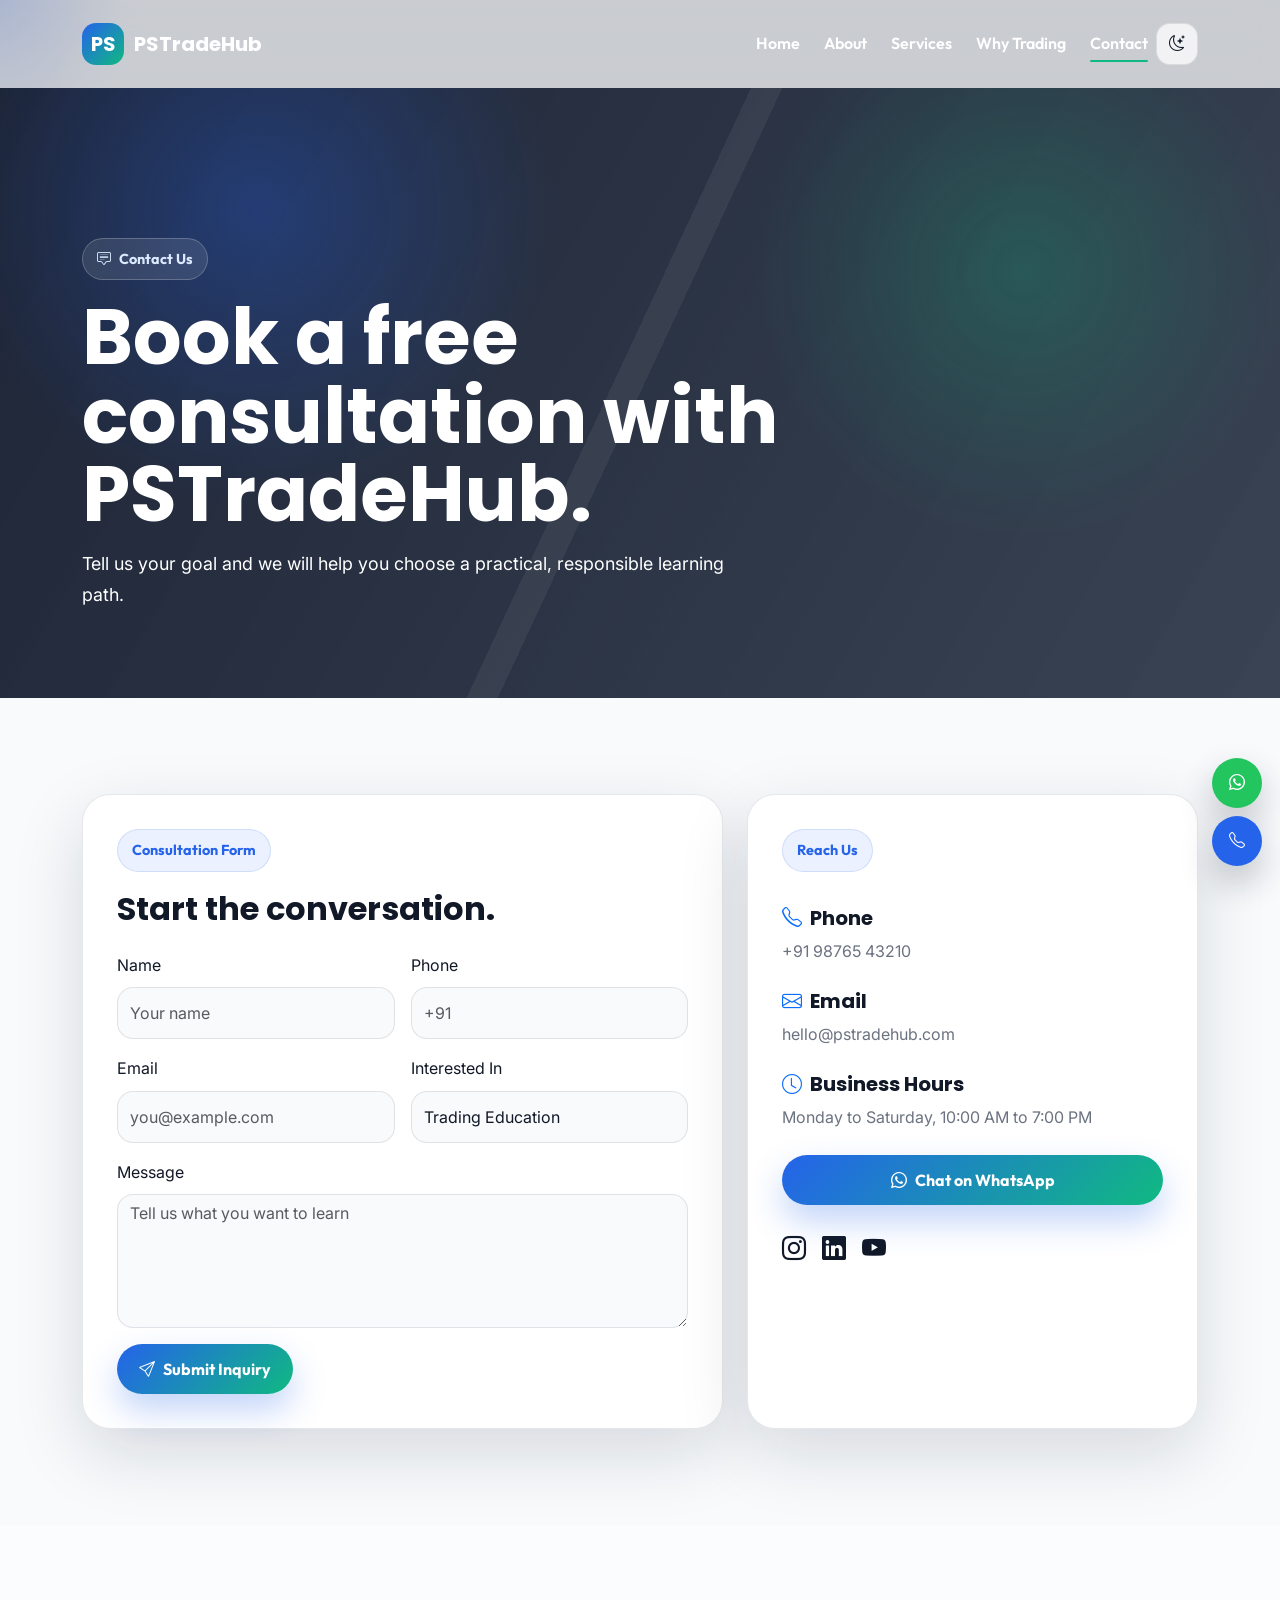
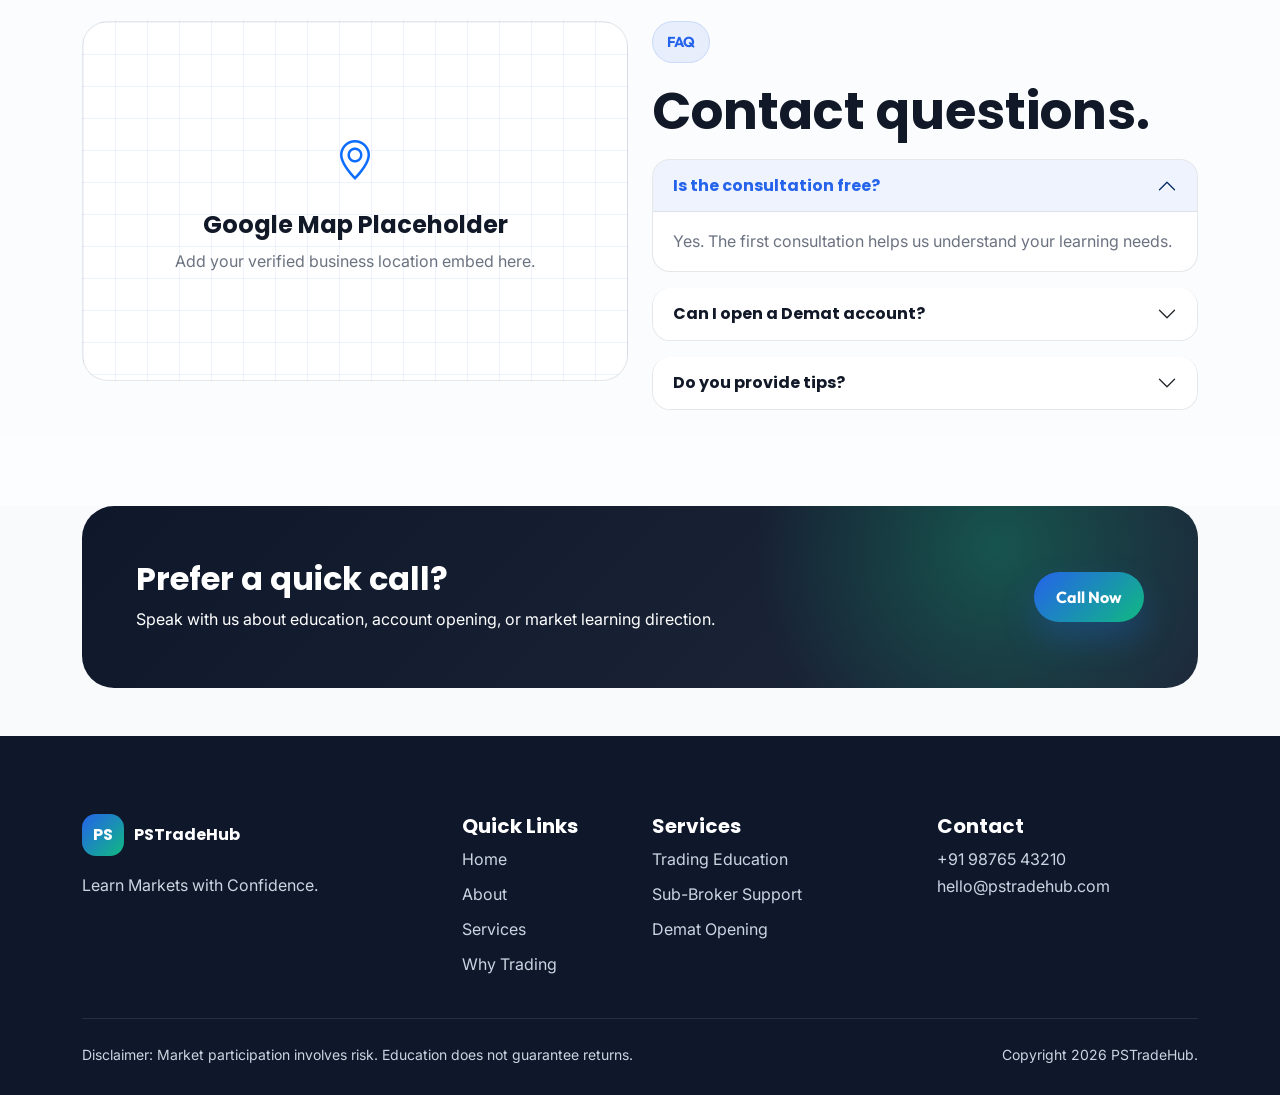
<file: contact.html>
<!doctype html>
<html lang="en">
<head>
  <meta charset="utf-8"><meta name="viewport" content="width=device-width, initial-scale=1">
  <title>Contact PSTradeHub | Book Free Consultation</title>
  <meta name="description" content="Contact PSTradeHub for stock market education, Demat account opening support, and free consultation booking.">
  <link rel="canonical" href="https://pstradehub.com/contact.html"><meta property="og:title" content="Contact PSTradeHub"><meta property="og:description" content="Book a free consultation for stock market education and account support."><meta property="og:type" content="website"><meta name="twitter:card" content="summary_large_image">
  <link rel="preconnect" href="https://fonts.googleapis.com"><link rel="preconnect" href="https://fonts.gstatic.com" crossorigin><link href="https://fonts.googleapis.com/css2?family=Inter:wght@400;500;600;700;800&family=Outfit:wght@500;600;700&family=Poppins:wght@600;700;800&display=swap" rel="stylesheet"><link href="https://cdn.jsdelivr.net/npm/bootstrap@5.3.3/dist/css/bootstrap.min.css" rel="stylesheet"><link href="https://cdn.jsdelivr.net/npm/bootstrap-icons@1.11.3/font/bootstrap-icons.css" rel="stylesheet"><link href="https://cdn.jsdelivr.net/npm/aos@2.3.4/dist/aos.css" rel="stylesheet"><link href="assets/css/style.css" rel="stylesheet"><link href="assets/css/responsive.css" rel="stylesheet">
</head>
<body>
  <div class="site-loader" aria-hidden="true"><div class="loader-mark">PS</div></div><div class="scroll-progress" aria-hidden="true"></div><div class="custom-cursor" aria-hidden="true"></div>
  <nav class="navbar navbar-expand-lg fixed-top glass-nav" aria-label="Primary navigation"><div class="container"><a class="navbar-brand d-flex align-items-center" href="index.html"><span class="brand-mark">PS</span>PSTradeHub</a><div class="d-flex gap-2 order-lg-2"><button class="theme-toggle" type="button" data-theme-toggle aria-label="Toggle dark mode"><i class="bi bi-moon-stars"></i></button><button class="navbar-toggler" type="button" data-bs-toggle="offcanvas" data-bs-target="#mobileNav" aria-label="Open menu"><i class="bi bi-list"></i></button></div><div class="collapse navbar-collapse"><ul class="navbar-nav ms-auto align-items-lg-center gap-lg-2"><li class="nav-item"><a class="nav-link" href="index.html">Home</a></li><li class="nav-item"><a class="nav-link" href="about.html">About</a></li><li class="nav-item"><a class="nav-link" href="services.html">Services</a></li><li class="nav-item"><a class="nav-link" href="why-trading.html">Why Trading</a></li><li class="nav-item"><a class="nav-link active" href="contact.html">Contact</a></li></ul></div></div></nav>
  <div class="offcanvas offcanvas-end" tabindex="-1" id="mobileNav"><div class="offcanvas-header"><h5>PSTradeHub</h5><button type="button" class="btn-close" data-bs-dismiss="offcanvas" aria-label="Close"></button></div><div class="offcanvas-body"><nav class="nav flex-column gap-2"><a class="nav-link" href="index.html">Home</a><a class="nav-link" href="about.html">About</a><a class="nav-link" href="services.html">Services</a><a class="nav-link" href="why-trading.html">Why Trading</a><a class="nav-link active" href="contact.html">Contact</a></nav></div></div>
  <header class="hero page-hero"><div class="container"><div class="col-lg-8" data-aos="fade-up"><span class="eyebrow"><i class="bi bi-chat-square-text"></i> Contact Us</span><h1 class="hero-title">Book a free consultation with PSTradeHub.</h1><p class="hero-copy mt-3">Tell us your goal and we will help you choose a practical, responsible learning path.</p></div></div></header>
  <main><section class="section-padding"><div class="container"><div class="row g-4 align-items-stretch"><div class="col-lg-7" data-aos="fade-right"><div class="contact-panel h-100"><span class="eyebrow section-eyebrow">Consultation Form</span><h2 class="mb-4">Start the conversation.</h2><form><div class="row g-3"><div class="col-md-6"><label class="form-label" for="name">Name</label><input class="form-control" id="name" type="text" placeholder="Your name" required></div><div class="col-md-6"><label class="form-label" for="phone">Phone</label><input class="form-control" id="phone" type="tel" placeholder="+91" required></div><div class="col-md-6"><label class="form-label" for="email">Email</label><input class="form-control" id="email" type="email" placeholder="you@example.com"></div><div class="col-md-6"><label class="form-label" for="interest">Interested In</label><select class="form-select" id="interest"><option>Trading Education</option><option>Demat Account Opening</option><option>Technical Analysis</option><option>Portfolio Guidance</option></select></div><div class="col-12"><label class="form-label" for="message">Message</label><textarea class="form-control" id="message" rows="5" placeholder="Tell us what you want to learn"></textarea></div><div class="col-12"><button class="btn btn-premium" type="submit"><i class="bi bi-send me-2"></i>Submit Inquiry</button></div></div></form></div></div><div class="col-lg-5" data-aos="fade-left"><div class="contact-panel h-100"><span class="eyebrow section-eyebrow">Reach Us</span><div class="d-grid gap-4 mt-3"><div><h5><i class="bi bi-telephone text-primary me-2"></i>Phone</h5><p class="muted mb-0">+91 98765 43210</p></div><div><h5><i class="bi bi-envelope text-primary me-2"></i>Email</h5><p class="muted mb-0">hello@pstradehub.com</p></div><div><h5><i class="bi bi-clock text-primary me-2"></i>Business Hours</h5><p class="muted mb-0">Monday to Saturday, 10:00 AM to 7:00 PM</p></div><a class="btn btn-premium" href="https://wa.me/919876543210"><i class="bi bi-whatsapp me-2"></i>Chat on WhatsApp</a><div class="d-flex gap-3 fs-4"><a href="#" aria-label="Instagram"><i class="bi bi-instagram"></i></a><a href="#" aria-label="LinkedIn"><i class="bi bi-linkedin"></i></a><a href="#" aria-label="YouTube"><i class="bi bi-youtube"></i></a></div></div></div></div></div></div></section>
  <section class="section-padding bg-white bg-opacity-50"><div class="container"><div class="row g-4"><div class="col-lg-6" data-aos="fade-right"><div class="map-placeholder"><div class="text-center"><i class="bi bi-geo-alt fs-1 text-primary"></i><h4 class="mt-3">Google Map Placeholder</h4><p class="muted mb-0">Add your verified business location embed here.</p></div></div></div><div class="col-lg-6" data-aos="fade-left"><div class="section-title mb-3"><span class="eyebrow section-eyebrow">FAQ</span><h2>Contact questions.</h2></div><div class="accordion d-grid gap-3" id="contactFaq"><div class="accordion-item"><h3 class="accordion-header"><button class="accordion-button" type="button" data-bs-toggle="collapse" data-bs-target="#c1">Is the consultation free?</button></h3><div id="c1" class="accordion-collapse collapse show" data-bs-parent="#contactFaq"><div class="accordion-body muted">Yes. The first consultation helps us understand your learning needs.</div></div></div><div class="accordion-item"><h3 class="accordion-header"><button class="accordion-button collapsed" type="button" data-bs-toggle="collapse" data-bs-target="#c2">Can I open a Demat account?</button></h3><div id="c2" class="accordion-collapse collapse" data-bs-parent="#contactFaq"><div class="accordion-body muted">Yes. PSTradeHub can assist with authorized sub-broker onboarding.</div></div></div><div class="accordion-item"><h3 class="accordion-header"><button class="accordion-button collapsed" type="button" data-bs-toggle="collapse" data-bs-target="#c3">Do you provide tips?</button></h3><div id="c3" class="accordion-collapse collapse" data-bs-parent="#contactFaq"><div class="accordion-body muted">No. We focus on education, process, and responsible market awareness.</div></div></div></div></div></div></div></section>
  <section class="pb-5"><div class="container"><div class="cta-band"><div class="row align-items-center g-4"><div class="col-lg-8"><h2>Prefer a quick call?</h2><p class="mb-0">Speak with us about education, account opening, or market learning direction.</p></div><div class="col-lg-4 text-lg-end"><a class="btn btn-premium" href="tel:+919876543210">Call Now</a></div></div></div></div></section></main>
  <footer class="footer"><div class="container"><div class="row g-4"><div class="col-lg-4"><a class="navbar-brand d-flex align-items-center mb-3" href="index.html"><span class="brand-mark">PS</span>PSTradeHub</a><p>Learn Markets with Confidence.</p></div><div class="col-6 col-lg-2"><h5>Quick Links</h5><ul class="list-unstyled d-grid gap-2"><li><a href="index.html">Home</a></li><li><a href="about.html">About</a></li><li><a href="services.html">Services</a></li><li><a href="why-trading.html">Why Trading</a></li></ul></div><div class="col-6 col-lg-3"><h5>Services</h5><ul class="list-unstyled d-grid gap-2"><li>Trading Education</li><li>Sub-Broker Support</li><li>Demat Opening</li></ul></div><div class="col-lg-3"><h5>Contact</h5><p>+91 98765 43210<br>hello@pstradehub.com</p></div></div><hr class="border-secondary my-4"><div class="small d-flex flex-column flex-lg-row justify-content-between gap-2"><p class="mb-0">Disclaimer: Market participation involves risk. Education does not guarantee returns.</p><p class="mb-0">Copyright 2026 PSTradeHub.</p></div></div></footer>
  <a class="float-action float-whatsapp" href="https://wa.me/919876543210" aria-label="Chat on WhatsApp"><i class="bi bi-whatsapp"></i></a><a class="float-action float-call" href="tel:+919876543210" aria-label="Call PSTradeHub"><i class="bi bi-telephone"></i></a><button class="back-to-top" type="button" aria-label="Back to top"><i class="bi bi-arrow-up"></i></button>
  <script src="https://cdn.jsdelivr.net/npm/bootstrap@5.3.3/dist/js/bootstrap.bundle.min.js"></script><script src="https://cdn.jsdelivr.net/npm/aos@2.3.4/dist/aos.js"></script><script src="https://cdn.jsdelivr.net/npm/gsap@3.12.5/dist/gsap.min.js"></script><script src="assets/js/main.js"></script><script src="assets/js/animations.js"></script>
</body></html>
</file>
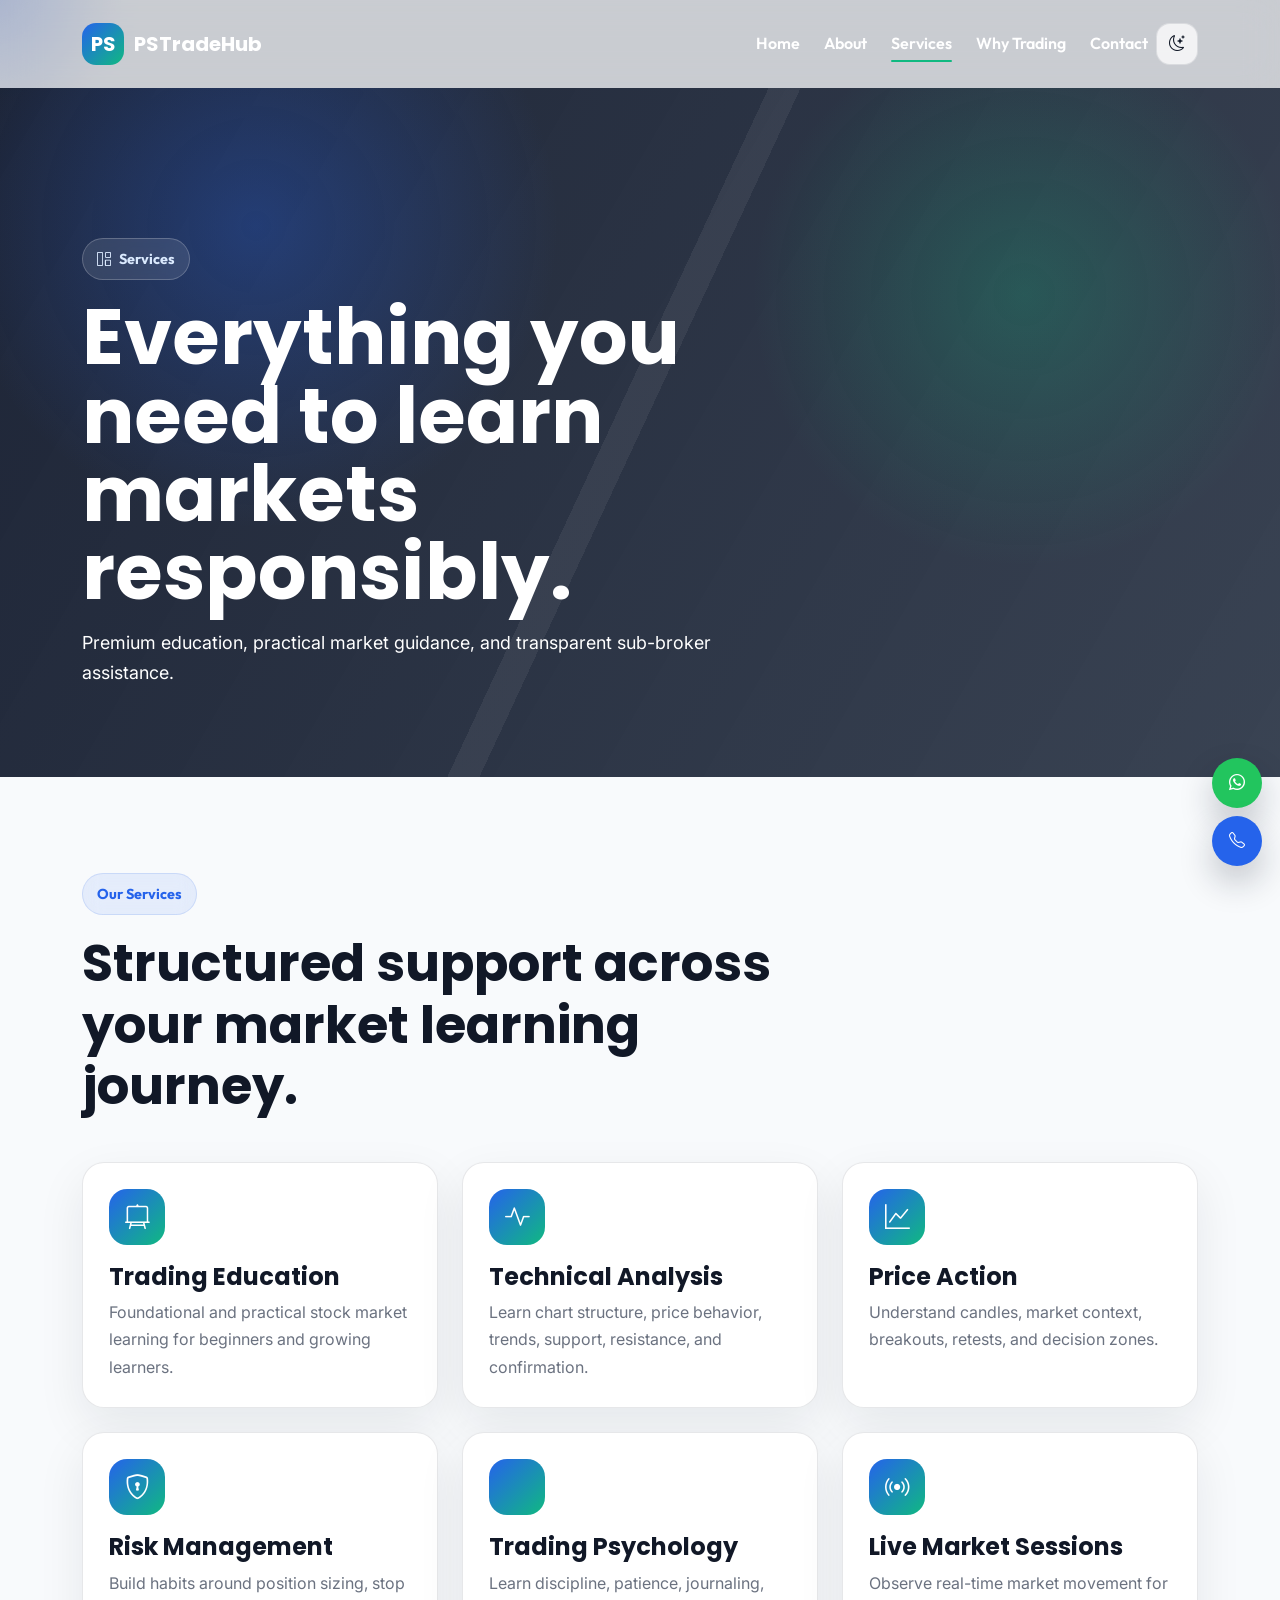
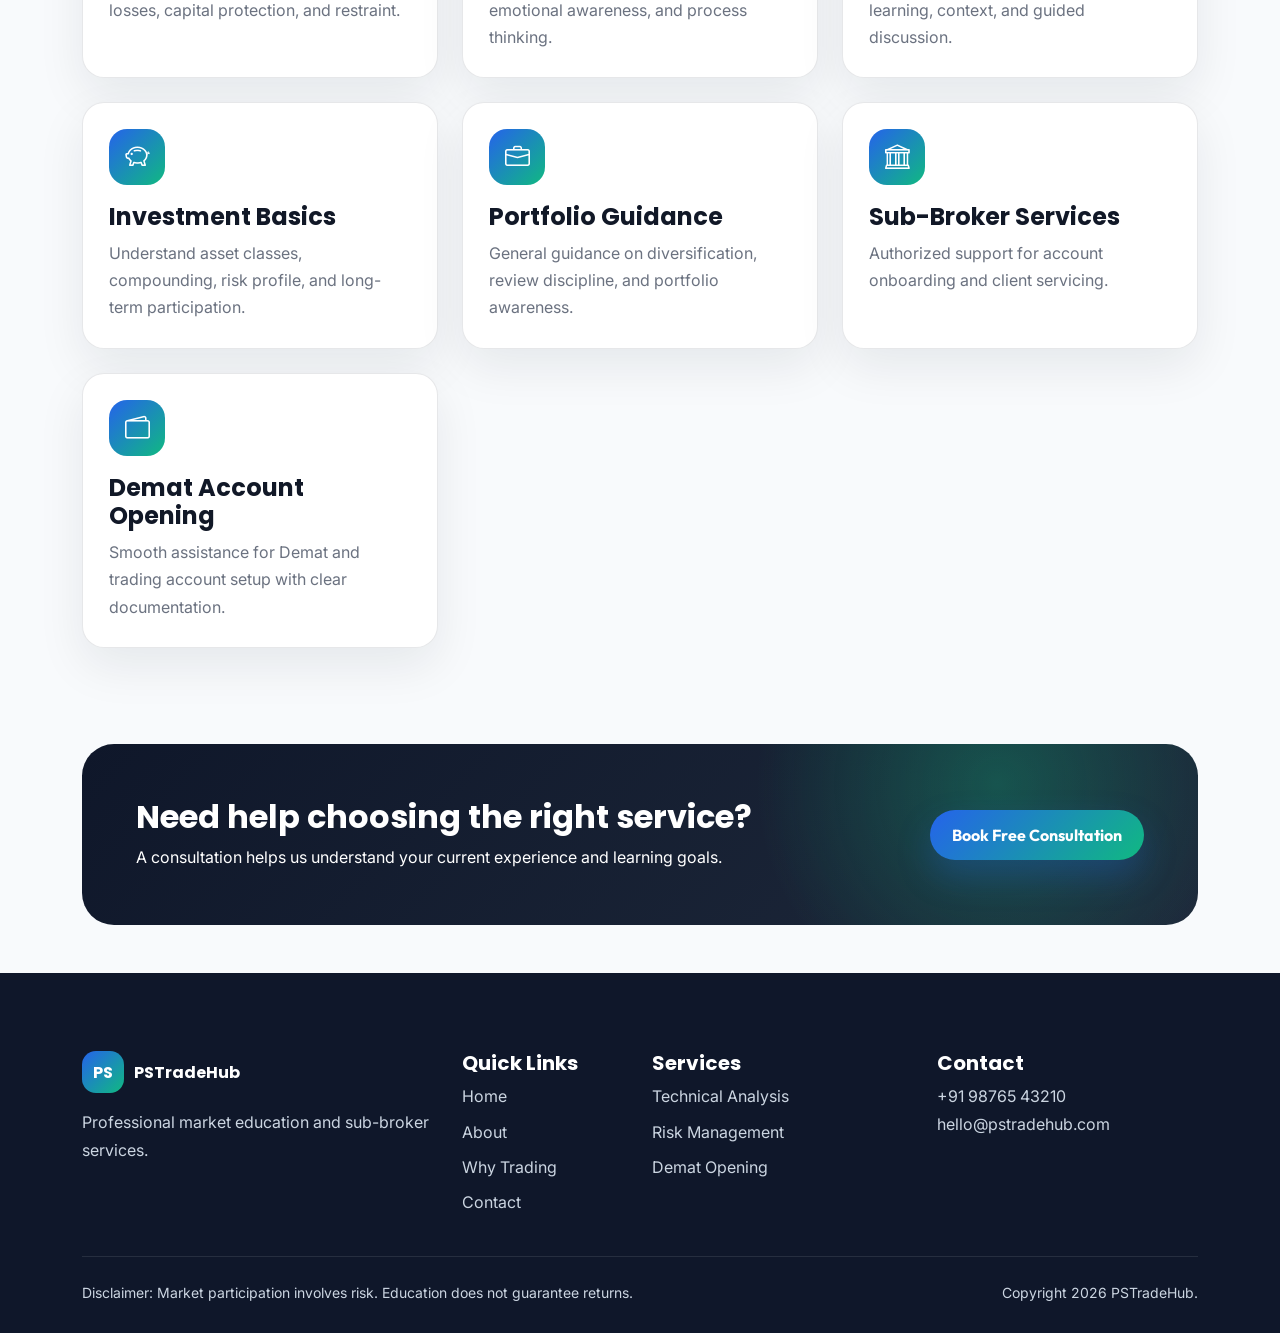
<file: services.html>
<!doctype html>
<html lang="en">
<head>
  <meta charset="utf-8"><meta name="viewport" content="width=device-width, initial-scale=1">
  <title>PSTradeHub Services | Trading Education and Sub-Broker Support</title>
  <meta name="description" content="Explore PSTradeHub services including trading education, technical analysis, risk management, live market sessions, portfolio guidance, and Demat account opening.">
  <link rel="canonical" href="https://pstradehub.com/services.html"><meta property="og:title" content="PSTradeHub Services"><meta property="og:description" content="Stock market education and authorized sub-broker services."><meta property="og:type" content="website"><meta name="twitter:card" content="summary_large_image">
  <link rel="preconnect" href="https://fonts.googleapis.com"><link rel="preconnect" href="https://fonts.gstatic.com" crossorigin><link href="https://fonts.googleapis.com/css2?family=Inter:wght@400;500;600;700;800&family=Outfit:wght@500;600;700&family=Poppins:wght@600;700;800&display=swap" rel="stylesheet"><link href="https://cdn.jsdelivr.net/npm/bootstrap@5.3.3/dist/css/bootstrap.min.css" rel="stylesheet"><link href="https://cdn.jsdelivr.net/npm/bootstrap-icons@1.11.3/font/bootstrap-icons.css" rel="stylesheet"><link href="https://cdn.jsdelivr.net/npm/aos@2.3.4/dist/aos.css" rel="stylesheet"><link href="assets/css/style.css" rel="stylesheet"><link href="assets/css/responsive.css" rel="stylesheet">
</head>
<body>
  <div class="site-loader" aria-hidden="true"><div class="loader-mark">PS</div></div><div class="scroll-progress" aria-hidden="true"></div><div class="custom-cursor" aria-hidden="true"></div>
  <nav class="navbar navbar-expand-lg fixed-top glass-nav" aria-label="Primary navigation"><div class="container"><a class="navbar-brand d-flex align-items-center" href="index.html"><span class="brand-mark">PS</span>PSTradeHub</a><div class="d-flex gap-2 order-lg-2"><button class="theme-toggle" type="button" data-theme-toggle aria-label="Toggle dark mode"><i class="bi bi-moon-stars"></i></button><button class="navbar-toggler" type="button" data-bs-toggle="offcanvas" data-bs-target="#mobileNav" aria-label="Open menu"><i class="bi bi-list"></i></button></div><div class="collapse navbar-collapse"><ul class="navbar-nav ms-auto align-items-lg-center gap-lg-2"><li class="nav-item"><a class="nav-link" href="index.html">Home</a></li><li class="nav-item"><a class="nav-link" href="about.html">About</a></li><li class="nav-item"><a class="nav-link active" href="services.html">Services</a></li><li class="nav-item"><a class="nav-link" href="why-trading.html">Why Trading</a></li><li class="nav-item"><a class="nav-link" href="contact.html">Contact</a></li></ul></div></div></nav>
  <div class="offcanvas offcanvas-end" tabindex="-1" id="mobileNav"><div class="offcanvas-header"><h5>PSTradeHub</h5><button type="button" class="btn-close" data-bs-dismiss="offcanvas" aria-label="Close"></button></div><div class="offcanvas-body"><nav class="nav flex-column gap-2"><a class="nav-link" href="index.html">Home</a><a class="nav-link" href="about.html">About</a><a class="nav-link active" href="services.html">Services</a><a class="nav-link" href="why-trading.html">Why Trading</a><a class="nav-link" href="contact.html">Contact</a></nav></div></div>
  <header class="hero page-hero"><div class="container"><div class="col-lg-8" data-aos="fade-up"><span class="eyebrow"><i class="bi bi-grid-1x2"></i> Services</span><h1 class="hero-title">Everything you need to learn markets responsibly.</h1><p class="hero-copy mt-3">Premium education, practical market guidance, and transparent sub-broker assistance.</p></div></div></header>
  <main><section class="section-padding"><div class="container"><div class="section-title" data-aos="fade-up"><span class="eyebrow section-eyebrow">Our Services</span><h2>Structured support across your market learning journey.</h2></div><div class="row g-4">
    <div class="col-md-6 col-xl-4" data-aos="fade-up"><div class="service-card" data-tilt><div class="icon-box"><i class="bi bi-easel2"></i></div><h4>Trading Education</h4><p class="muted mb-0">Foundational and practical stock market learning for beginners and growing learners.</p></div></div>
    <div class="col-md-6 col-xl-4" data-aos="fade-up" data-aos-delay="60"><div class="service-card" data-tilt><div class="icon-box"><i class="bi bi-activity"></i></div><h4>Technical Analysis</h4><p class="muted mb-0">Learn chart structure, price behavior, trends, support, resistance, and confirmation.</p></div></div>
    <div class="col-md-6 col-xl-4" data-aos="fade-up" data-aos-delay="120"><div class="service-card" data-tilt><div class="icon-box"><i class="bi bi-graph-up"></i></div><h4>Price Action</h4><p class="muted mb-0">Understand candles, market context, breakouts, retests, and decision zones.</p></div></div>
    <div class="col-md-6 col-xl-4" data-aos="fade-up"><div class="service-card" data-tilt><div class="icon-box"><i class="bi bi-shield-lock"></i></div><h4>Risk Management</h4><p class="muted mb-0">Build habits around position sizing, stop losses, capital protection, and restraint.</p></div></div>
    <div class="col-md-6 col-xl-4" data-aos="fade-up" data-aos-delay="60"><div class="service-card" data-tilt><div class="icon-box"><i class="bi bi-brain"></i></div><h4>Trading Psychology</h4><p class="muted mb-0">Learn discipline, patience, journaling, emotional awareness, and process thinking.</p></div></div>
    <div class="col-md-6 col-xl-4" data-aos="fade-up" data-aos-delay="120"><div class="service-card" data-tilt><div class="icon-box"><i class="bi bi-broadcast"></i></div><h4>Live Market Sessions</h4><p class="muted mb-0">Observe real-time market movement for learning, context, and guided discussion.</p></div></div>
    <div class="col-md-6 col-xl-4" data-aos="fade-up"><div class="service-card" data-tilt><div class="icon-box"><i class="bi bi-piggy-bank"></i></div><h4>Investment Basics</h4><p class="muted mb-0">Understand asset classes, compounding, risk profile, and long-term participation.</p></div></div>
    <div class="col-md-6 col-xl-4" data-aos="fade-up" data-aos-delay="60"><div class="service-card" data-tilt><div class="icon-box"><i class="bi bi-briefcase"></i></div><h4>Portfolio Guidance</h4><p class="muted mb-0">General guidance on diversification, review discipline, and portfolio awareness.</p></div></div>
    <div class="col-md-6 col-xl-4" data-aos="fade-up" data-aos-delay="120"><div class="service-card" data-tilt><div class="icon-box"><i class="bi bi-bank"></i></div><h4>Sub-Broker Services</h4><p class="muted mb-0">Authorized support for account onboarding and client servicing.</p></div></div>
    <div class="col-md-6 col-xl-4" data-aos="fade-up"><div class="service-card" data-tilt><div class="icon-box"><i class="bi bi-wallet2"></i></div><h4>Demat Account Opening</h4><p class="muted mb-0">Smooth assistance for Demat and trading account setup with clear documentation.</p></div></div>
  </div></div></section><section class="pb-5"><div class="container"><div class="cta-band"><div class="row align-items-center g-4"><div class="col-lg-8"><h2>Need help choosing the right service?</h2><p class="mb-0">A consultation helps us understand your current experience and learning goals.</p></div><div class="col-lg-4 text-lg-end"><a class="btn btn-premium" href="contact.html">Book Free Consultation</a></div></div></div></div></section></main>
  <footer class="footer"><div class="container"><div class="row g-4"><div class="col-lg-4"><a class="navbar-brand d-flex align-items-center mb-3" href="index.html"><span class="brand-mark">PS</span>PSTradeHub</a><p>Professional market education and sub-broker services.</p></div><div class="col-6 col-lg-2"><h5>Quick Links</h5><ul class="list-unstyled d-grid gap-2"><li><a href="index.html">Home</a></li><li><a href="about.html">About</a></li><li><a href="why-trading.html">Why Trading</a></li><li><a href="contact.html">Contact</a></li></ul></div><div class="col-6 col-lg-3"><h5>Services</h5><ul class="list-unstyled d-grid gap-2"><li>Technical Analysis</li><li>Risk Management</li><li>Demat Opening</li></ul></div><div class="col-lg-3"><h5>Contact</h5><p>+91 98765 43210<br>hello@pstradehub.com</p></div></div><hr class="border-secondary my-4"><div class="small d-flex flex-column flex-lg-row justify-content-between gap-2"><p class="mb-0">Disclaimer: Market participation involves risk. Education does not guarantee returns.</p><p class="mb-0">Copyright 2026 PSTradeHub.</p></div></div></footer>
  <a class="float-action float-whatsapp" href="https://wa.me/919876543210" aria-label="Chat on WhatsApp"><i class="bi bi-whatsapp"></i></a><a class="float-action float-call" href="tel:+919876543210" aria-label="Call PSTradeHub"><i class="bi bi-telephone"></i></a><button class="back-to-top" type="button" aria-label="Back to top"><i class="bi bi-arrow-up"></i></button>
  <script src="https://cdn.jsdelivr.net/npm/bootstrap@5.3.3/dist/js/bootstrap.bundle.min.js"></script><script src="https://cdn.jsdelivr.net/npm/aos@2.3.4/dist/aos.js"></script><script src="https://cdn.jsdelivr.net/npm/gsap@3.12.5/dist/gsap.min.js"></script><script src="assets/js/main.js"></script><script src="assets/js/animations.js"></script>
</body></html>
</file>
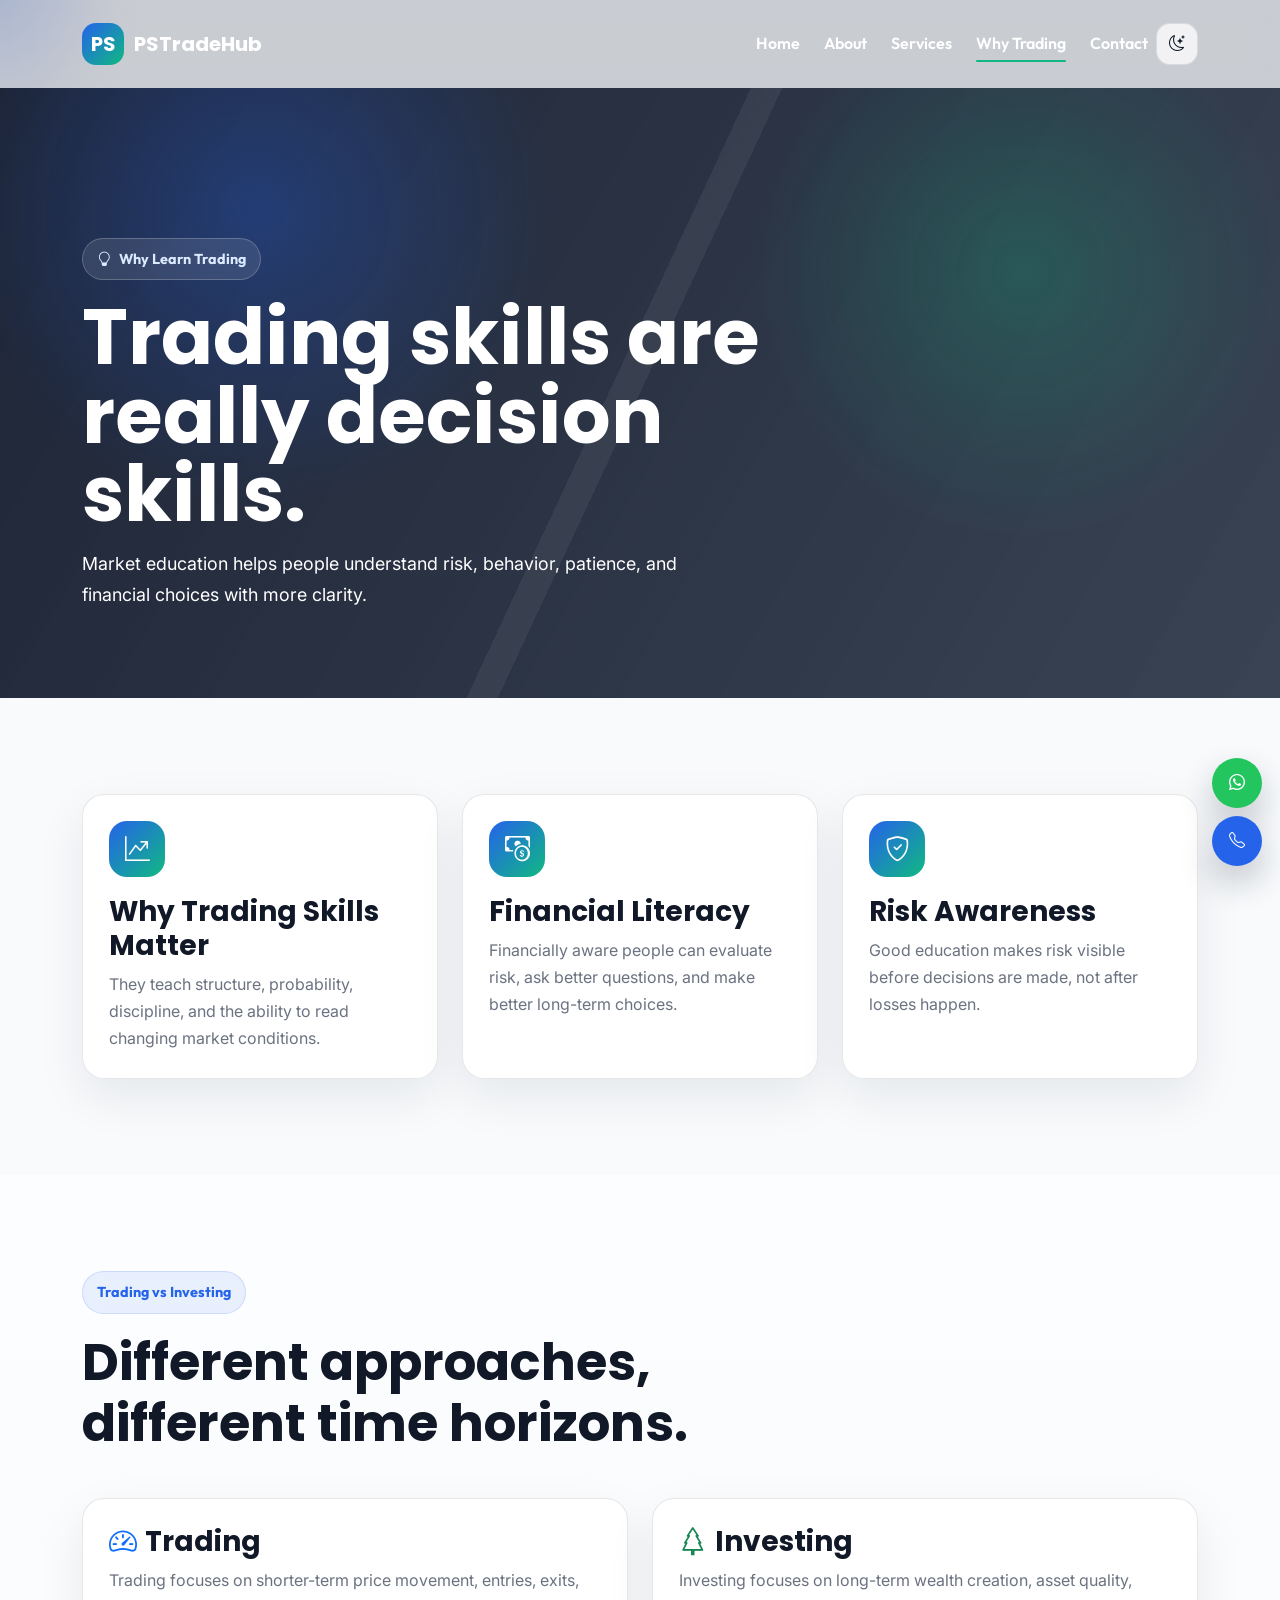
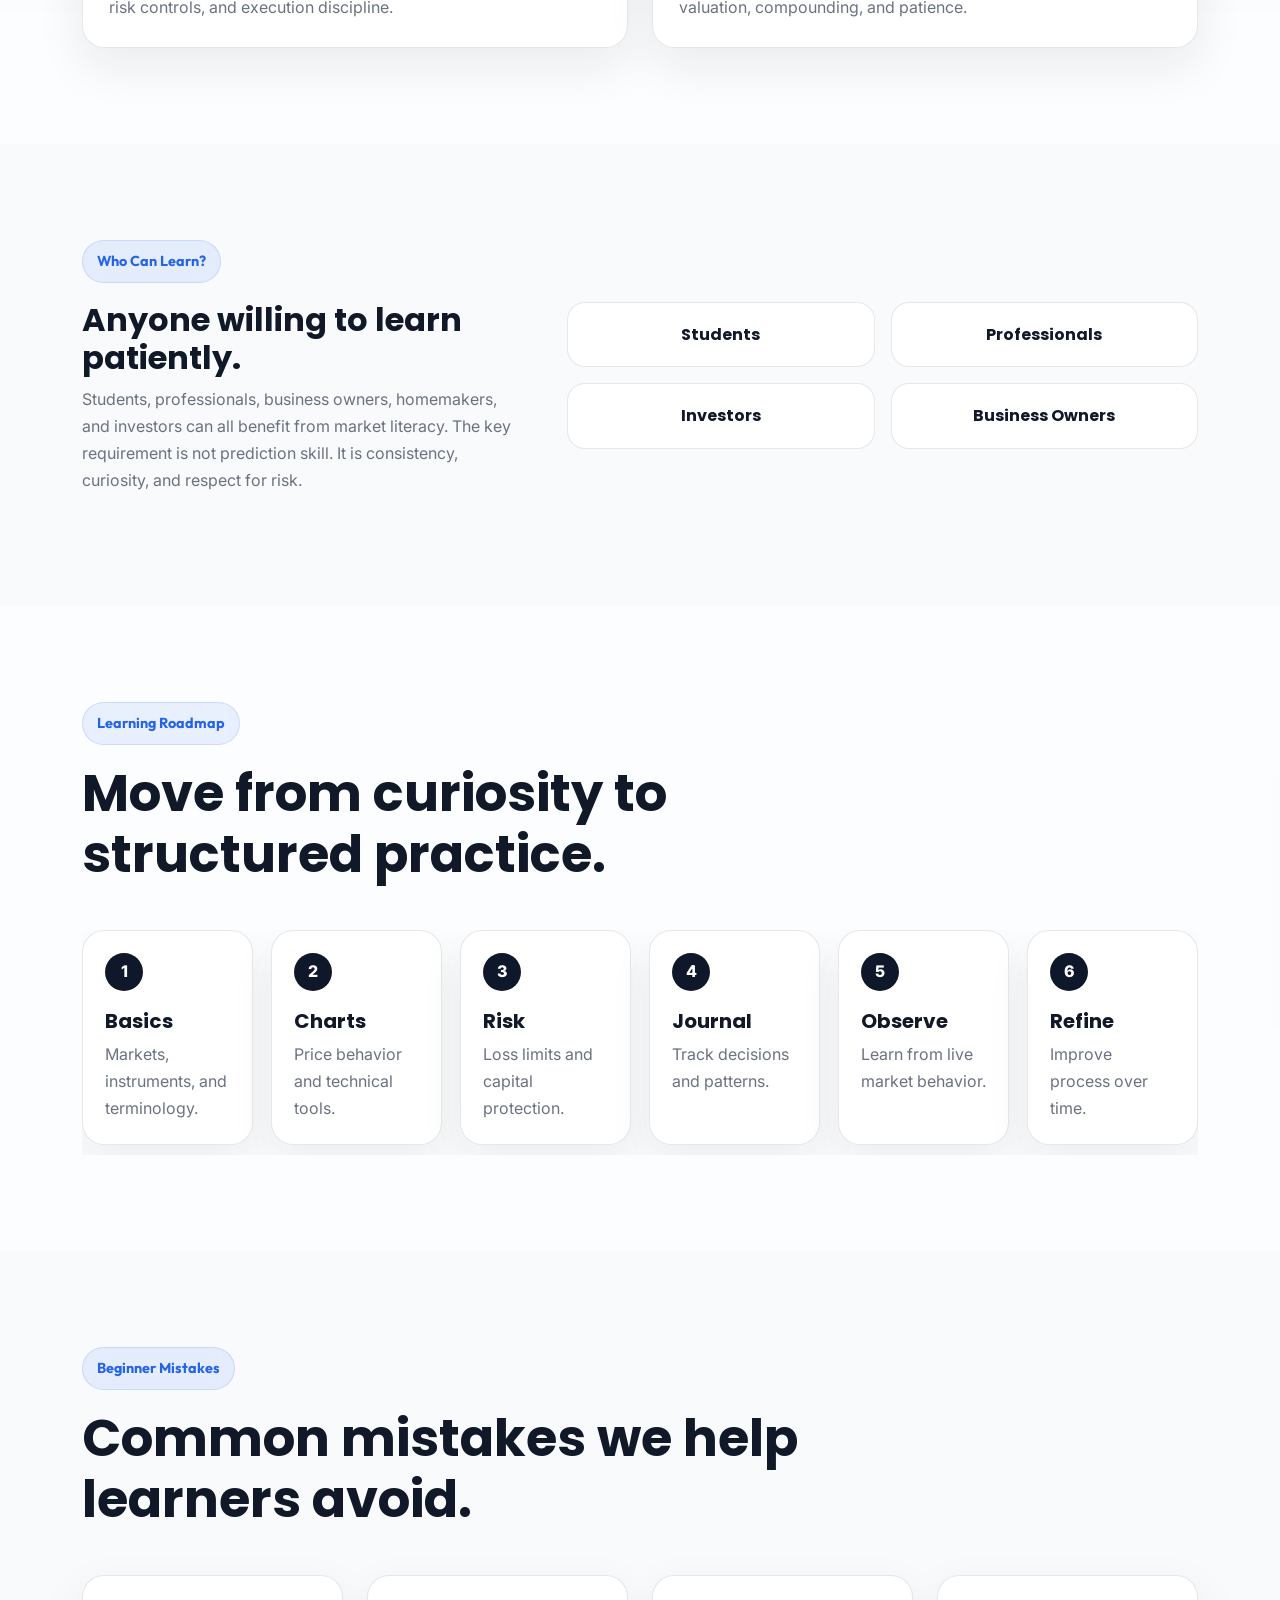
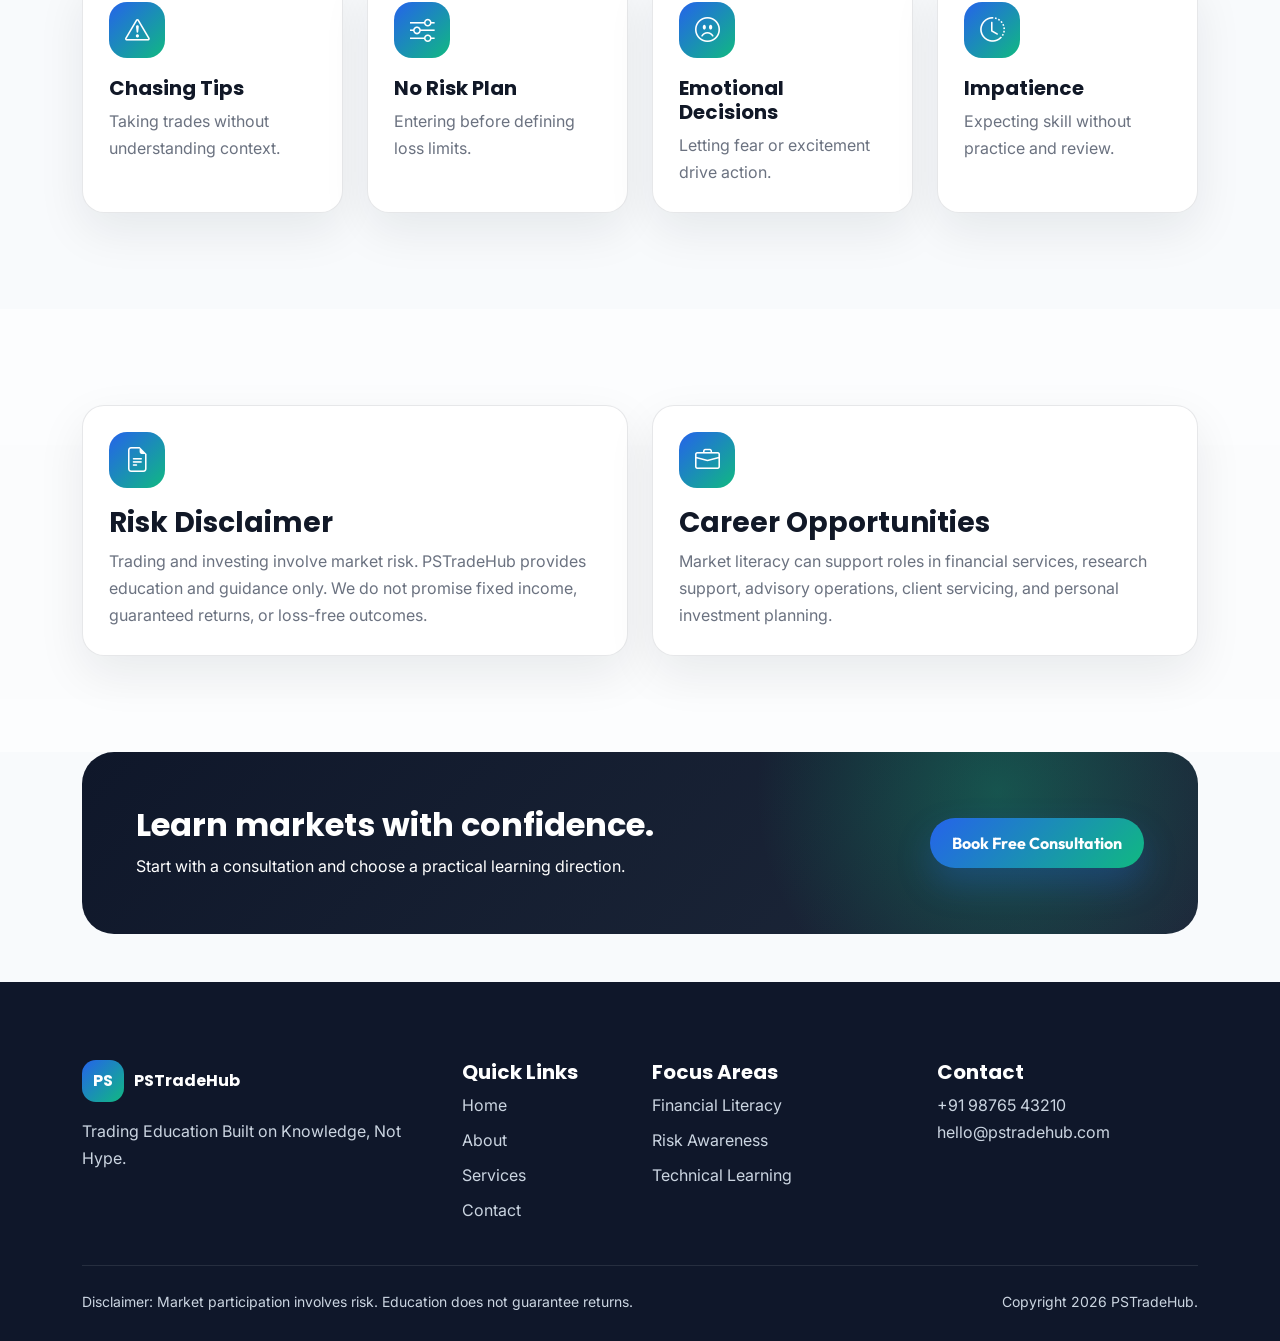
<file: why-trading.html>
<!doctype html>
<html lang="en">
<head>
  <meta charset="utf-8"><meta name="viewport" content="width=device-width, initial-scale=1">
  <title>Why Learn Trading | PSTradeHub</title>
  <meta name="description" content="Understand why trading skills, financial literacy, risk management, and market education matter for responsible market participation.">
  <link rel="canonical" href="https://pstradehub.com/why-trading.html"><meta property="og:title" content="Why Learn Trading with PSTradeHub"><meta property="og:description" content="Learn markets with confidence, risk awareness, and practical education."><meta property="og:type" content="website"><meta name="twitter:card" content="summary_large_image">
  <link rel="preconnect" href="https://fonts.googleapis.com"><link rel="preconnect" href="https://fonts.gstatic.com" crossorigin><link href="https://fonts.googleapis.com/css2?family=Inter:wght@400;500;600;700;800&family=Outfit:wght@500;600;700&family=Poppins:wght@600;700;800&display=swap" rel="stylesheet"><link href="https://cdn.jsdelivr.net/npm/bootstrap@5.3.3/dist/css/bootstrap.min.css" rel="stylesheet"><link href="https://cdn.jsdelivr.net/npm/bootstrap-icons@1.11.3/font/bootstrap-icons.css" rel="stylesheet"><link href="https://cdn.jsdelivr.net/npm/aos@2.3.4/dist/aos.css" rel="stylesheet"><link href="assets/css/style.css" rel="stylesheet"><link href="assets/css/responsive.css" rel="stylesheet">
</head>
<body>
  <div class="site-loader" aria-hidden="true"><div class="loader-mark">PS</div></div><div class="scroll-progress" aria-hidden="true"></div><div class="custom-cursor" aria-hidden="true"></div>
  <nav class="navbar navbar-expand-lg fixed-top glass-nav" aria-label="Primary navigation"><div class="container"><a class="navbar-brand d-flex align-items-center" href="index.html"><span class="brand-mark">PS</span>PSTradeHub</a><div class="d-flex gap-2 order-lg-2"><button class="theme-toggle" type="button" data-theme-toggle aria-label="Toggle dark mode"><i class="bi bi-moon-stars"></i></button><button class="navbar-toggler" type="button" data-bs-toggle="offcanvas" data-bs-target="#mobileNav" aria-label="Open menu"><i class="bi bi-list"></i></button></div><div class="collapse navbar-collapse"><ul class="navbar-nav ms-auto align-items-lg-center gap-lg-2"><li class="nav-item"><a class="nav-link" href="index.html">Home</a></li><li class="nav-item"><a class="nav-link" href="about.html">About</a></li><li class="nav-item"><a class="nav-link" href="services.html">Services</a></li><li class="nav-item"><a class="nav-link active" href="why-trading.html">Why Trading</a></li><li class="nav-item"><a class="nav-link" href="contact.html">Contact</a></li></ul></div></div></nav>
  <div class="offcanvas offcanvas-end" tabindex="-1" id="mobileNav"><div class="offcanvas-header"><h5>PSTradeHub</h5><button type="button" class="btn-close" data-bs-dismiss="offcanvas" aria-label="Close"></button></div><div class="offcanvas-body"><nav class="nav flex-column gap-2"><a class="nav-link" href="index.html">Home</a><a class="nav-link" href="about.html">About</a><a class="nav-link" href="services.html">Services</a><a class="nav-link active" href="why-trading.html">Why Trading</a><a class="nav-link" href="contact.html">Contact</a></nav></div></div>
  <header class="hero page-hero"><div class="container"><div class="col-lg-8" data-aos="fade-up"><span class="eyebrow"><i class="bi bi-lightbulb"></i> Why Learn Trading</span><h1 class="hero-title">Trading skills are really decision skills.</h1><p class="hero-copy mt-3">Market education helps people understand risk, behavior, patience, and financial choices with more clarity.</p></div></div></header>
  <main>
    <section class="section-padding"><div class="container"><div class="row g-4"><div class="col-lg-4" data-aos="fade-up"><div class="feature-card"><div class="icon-box"><i class="bi bi-graph-up-arrow"></i></div><h3>Why Trading Skills Matter</h3><p class="muted mb-0">They teach structure, probability, discipline, and the ability to read changing market conditions.</p></div></div><div class="col-lg-4" data-aos="fade-up" data-aos-delay="100"><div class="feature-card"><div class="icon-box"><i class="bi bi-cash-coin"></i></div><h3>Financial Literacy</h3><p class="muted mb-0">Financially aware people can evaluate risk, ask better questions, and make better long-term choices.</p></div></div><div class="col-lg-4" data-aos="fade-up" data-aos-delay="200"><div class="feature-card"><div class="icon-box"><i class="bi bi-shield-check"></i></div><h3>Risk Awareness</h3><p class="muted mb-0">Good education makes risk visible before decisions are made, not after losses happen.</p></div></div></div></div></section>
    <section class="section-padding bg-white bg-opacity-50"><div class="container"><div class="section-title" data-aos="fade-up"><span class="eyebrow section-eyebrow">Trading vs Investing</span><h2>Different approaches, different time horizons.</h2></div><div class="row g-4"><div class="col-md-6" data-aos="fade-right"><div class="value-card"><h3><i class="bi bi-speedometer2 text-primary me-2"></i>Trading</h3><p class="muted mb-0">Trading focuses on shorter-term price movement, entries, exits, risk controls, and execution discipline.</p></div></div><div class="col-md-6" data-aos="fade-left"><div class="value-card"><h3><i class="bi bi-tree text-success me-2"></i>Investing</h3><p class="muted mb-0">Investing focuses on long-term wealth creation, asset quality, valuation, compounding, and patience.</p></div></div></div></div></section>
    <section class="section-padding"><div class="container"><div class="row g-5 align-items-center"><div class="col-lg-5" data-aos="fade-right"><span class="eyebrow section-eyebrow">Who Can Learn?</span><h2>Anyone willing to learn patiently.</h2><p class="muted">Students, professionals, business owners, homemakers, and investors can all benefit from market literacy. The key requirement is not prediction skill. It is consistency, curiosity, and respect for risk.</p></div><div class="col-lg-7" data-aos="fade-left"><div class="row g-3"><div class="col-sm-6"><div class="logo-pill">Students</div></div><div class="col-sm-6"><div class="logo-pill">Professionals</div></div><div class="col-sm-6"><div class="logo-pill">Investors</div></div><div class="col-sm-6"><div class="logo-pill">Business Owners</div></div></div></div></div></div></section>
    <section class="section-padding bg-white bg-opacity-50"><div class="container"><div class="section-title" data-aos="fade-up"><span class="eyebrow section-eyebrow">Learning Roadmap</span><h2>Move from curiosity to structured practice.</h2></div><div class="roadmap"><div class="roadmap-step"><span class="step-number">1</span><h5>Basics</h5><p class="muted mb-0">Markets, instruments, and terminology.</p></div><div class="roadmap-step"><span class="step-number">2</span><h5>Charts</h5><p class="muted mb-0">Price behavior and technical tools.</p></div><div class="roadmap-step"><span class="step-number">3</span><h5>Risk</h5><p class="muted mb-0">Loss limits and capital protection.</p></div><div class="roadmap-step"><span class="step-number">4</span><h5>Journal</h5><p class="muted mb-0">Track decisions and patterns.</p></div><div class="roadmap-step"><span class="step-number">5</span><h5>Observe</h5><p class="muted mb-0">Learn from live market behavior.</p></div><div class="roadmap-step"><span class="step-number">6</span><h5>Refine</h5><p class="muted mb-0">Improve process over time.</p></div></div></div></section>
    <section class="section-padding"><div class="container"><div class="section-title" data-aos="fade-up"><span class="eyebrow section-eyebrow">Beginner Mistakes</span><h2>Common mistakes we help learners avoid.</h2></div><div class="row g-4"><div class="col-md-6 col-xl-3"><div class="feature-card"><div class="icon-box"><i class="bi bi-exclamation-triangle"></i></div><h5>Chasing Tips</h5><p class="muted mb-0">Taking trades without understanding context.</p></div></div><div class="col-md-6 col-xl-3"><div class="feature-card"><div class="icon-box"><i class="bi bi-sliders"></i></div><h5>No Risk Plan</h5><p class="muted mb-0">Entering before defining loss limits.</p></div></div><div class="col-md-6 col-xl-3"><div class="feature-card"><div class="icon-box"><i class="bi bi-emoji-frown"></i></div><h5>Emotional Decisions</h5><p class="muted mb-0">Letting fear or excitement drive action.</p></div></div><div class="col-md-6 col-xl-3"><div class="feature-card"><div class="icon-box"><i class="bi bi-clock-history"></i></div><h5>Impatience</h5><p class="muted mb-0">Expecting skill without practice and review.</p></div></div></div></div></section>
    <section class="section-padding bg-white bg-opacity-50"><div class="container"><div class="row g-4"><div class="col-lg-6" data-aos="fade-right"><div class="value-card"><div class="icon-box"><i class="bi bi-file-earmark-text"></i></div><h3>Risk Disclaimer</h3><p class="muted mb-0">Trading and investing involve market risk. PSTradeHub provides education and guidance only. We do not promise fixed income, guaranteed returns, or loss-free outcomes.</p></div></div><div class="col-lg-6" data-aos="fade-left"><div class="value-card"><div class="icon-box"><i class="bi bi-briefcase"></i></div><h3>Career Opportunities</h3><p class="muted mb-0">Market literacy can support roles in financial services, research support, advisory operations, client servicing, and personal investment planning.</p></div></div></div></div></section>
    <section class="pb-5"><div class="container"><div class="cta-band"><div class="row align-items-center g-4"><div class="col-lg-8"><h2>Learn markets with confidence.</h2><p class="mb-0">Start with a consultation and choose a practical learning direction.</p></div><div class="col-lg-4 text-lg-end"><a class="btn btn-premium" href="contact.html">Book Free Consultation</a></div></div></div></div></section>
  </main>
  <footer class="footer"><div class="container"><div class="row g-4"><div class="col-lg-4"><a class="navbar-brand d-flex align-items-center mb-3" href="index.html"><span class="brand-mark">PS</span>PSTradeHub</a><p>Trading Education Built on Knowledge, Not Hype.</p></div><div class="col-6 col-lg-2"><h5>Quick Links</h5><ul class="list-unstyled d-grid gap-2"><li><a href="index.html">Home</a></li><li><a href="about.html">About</a></li><li><a href="services.html">Services</a></li><li><a href="contact.html">Contact</a></li></ul></div><div class="col-6 col-lg-3"><h5>Focus Areas</h5><ul class="list-unstyled d-grid gap-2"><li>Financial Literacy</li><li>Risk Awareness</li><li>Technical Learning</li></ul></div><div class="col-lg-3"><h5>Contact</h5><p>+91 98765 43210<br>hello@pstradehub.com</p></div></div><hr class="border-secondary my-4"><div class="small d-flex flex-column flex-lg-row justify-content-between gap-2"><p class="mb-0">Disclaimer: Market participation involves risk. Education does not guarantee returns.</p><p class="mb-0">Copyright 2026 PSTradeHub.</p></div></div></footer>
  <a class="float-action float-whatsapp" href="https://wa.me/919876543210" aria-label="Chat on WhatsApp"><i class="bi bi-whatsapp"></i></a><a class="float-action float-call" href="tel:+919876543210" aria-label="Call PSTradeHub"><i class="bi bi-telephone"></i></a><button class="back-to-top" type="button" aria-label="Back to top"><i class="bi bi-arrow-up"></i></button>
  <script src="https://cdn.jsdelivr.net/npm/bootstrap@5.3.3/dist/js/bootstrap.bundle.min.js"></script><script src="https://cdn.jsdelivr.net/npm/aos@2.3.4/dist/aos.js"></script><script src="https://cdn.jsdelivr.net/npm/gsap@3.12.5/dist/gsap.min.js"></script><script src="assets/js/main.js"></script><script src="assets/js/animations.js"></script>
</body></html>
</file>
<file: assets/css/style.css>
:root {
  --primary: #0f172a;
  --secondary: #1e293b;
  --accent: #2563eb;
  --success: #10b981;
  --bg: #f8fafc;
  --surface: #ffffff;
  --text: #111827;
  --muted: #6b7280;
  --line: rgba(15, 23, 42, 0.1);
  --glass: rgba(255, 255, 255, 0.76);
  --shadow: 0 24px 70px rgba(15, 23, 42, 0.14);
}

[data-theme="dark"] {
  --bg: #07111f;
  --surface: #0f172a;
  --text: #f8fafc;
  --muted: #a5b4c8;
  --line: rgba(255, 255, 255, 0.12);
  --glass: rgba(15, 23, 42, 0.72);
  --shadow: 0 24px 80px rgba(0, 0, 0, 0.35);
}

[data-theme="dark"] .bg-white {
  background-color: rgba(15, 23, 42, 0.72) !important;
}

* {
  box-sizing: border-box;
}

html {
  scroll-behavior: smooth;
}

body {
  margin: 0;
  overflow-x: hidden;
  background: var(--bg);
  color: var(--text);
  font-family: "Inter", system-ui, sans-serif;
  line-height: 1.7;
}

h1,
h2,
h3,
h4,
h5,
h6,
.navbar-brand {
  color: var(--text);
  font-family: "Poppins", sans-serif;
  font-weight: 700;
  letter-spacing: 0;
}

.eyebrow,
.subtitle,
.nav-link,
.btn {
  font-family: "Outfit", sans-serif;
}

a {
  color: inherit;
  text-decoration: none;
}

img {
  max-width: 100%;
}

.site-loader {
  position: fixed;
  inset: 0;
  z-index: 9999;
  display: grid;
  place-items: center;
  background: var(--primary);
  transition: opacity 0.35s ease, visibility 0.35s ease;
}

.site-loader.is-hidden {
  visibility: hidden;
  opacity: 0;
}

.loader-mark {
  width: 74px;
  height: 74px;
  display: grid;
  place-items: center;
  border-radius: 22px;
  color: #fff;
  font-family: "Poppins", sans-serif;
  font-weight: 800;
  background: linear-gradient(135deg, var(--accent), var(--success));
  box-shadow: 0 24px 80px rgba(37, 99, 235, 0.45);
  animation: pulseMark 1.2s ease-in-out infinite alternate;
}

@keyframes pulseMark {
  from { transform: scale(0.96); }
  to { transform: scale(1.05); }
}

.scroll-progress {
  position: fixed;
  top: 0;
  left: 0;
  z-index: 9998;
  width: 0;
  height: 3px;
  background: linear-gradient(90deg, var(--accent), var(--success));
}

.custom-cursor {
  position: fixed;
  width: 280px;
  height: 280px;
  z-index: 0;
  pointer-events: none;
  border-radius: 999px;
  background: radial-gradient(circle, rgba(37, 99, 235, 0.18), transparent 62%);
  transform: translate(-50%, -50%);
  mix-blend-mode: multiply;
}

[data-theme="dark"] .custom-cursor {
  mix-blend-mode: screen;
}

.navbar {
  padding: 18px 0;
  transition: all 0.3s ease;
}

.navbar.glass-nav {
  background: rgba(15, 23, 42, 0.2);
  backdrop-filter: blur(18px);
}

.navbar.scrolled {
  padding: 10px 0;
  background: var(--glass);
  border-bottom: 1px solid var(--line);
  box-shadow: 0 16px 44px rgba(15, 23, 42, 0.08);
}

.brand-mark {
  width: 42px;
  height: 42px;
  display: inline-grid;
  place-items: center;
  margin-right: 10px;
  border-radius: 14px;
  color: #fff;
  background: linear-gradient(135deg, var(--accent), var(--success));
}

.navbar .nav-link {
  position: relative;
  color: var(--text);
  font-weight: 600;
}

.navbar:not(.scrolled) .nav-link,
.navbar:not(.scrolled) .navbar-brand {
  color: #fff;
}

.nav-link::after {
  content: "";
  position: absolute;
  left: 8px;
  right: 8px;
  bottom: 4px;
  height: 2px;
  border-radius: 10px;
  background: var(--success);
  transform: scaleX(0);
  transform-origin: left;
  transition: transform 0.24s ease;
}

.nav-link:hover::after,
.nav-link.active::after {
  transform: scaleX(1);
}

.theme-toggle,
.navbar-toggler {
  width: 42px;
  height: 42px;
  display: inline-grid;
  place-items: center;
  border: 1px solid var(--line);
  border-radius: 14px;
  background: var(--glass);
  color: var(--text);
}

.hero {
  position: relative;
  min-height: 100vh;
  padding: 150px 0 80px;
  overflow: hidden;
  color: #fff;
  background:
    linear-gradient(120deg, rgba(15, 23, 42, 0.94), rgba(30, 41, 59, 0.88)),
    url("https://images.unsplash.com/photo-1642790106117-e829e14a795f?auto=format&fit=crop&w=1800&q=85") center/cover;
}

.page-hero {
  min-height: 58vh;
  padding: 150px 0 72px;
}

.hero h1,
.hero h2,
.hero p,
.page-hero h1,
.page-hero p {
  color: #fff;
}

.hero::before {
  content: "";
  position: absolute;
  inset: 0;
  background:
    radial-gradient(circle at 20% 20%, rgba(37, 99, 235, 0.32), transparent 26%),
    radial-gradient(circle at 80% 30%, rgba(16, 185, 129, 0.24), transparent 24%),
    linear-gradient(115deg, transparent 0 48%, rgba(255, 255, 255, 0.06) 48% 50%, transparent 50%);
  animation: gradientDrift 12s ease-in-out infinite alternate;
}

@keyframes gradientDrift {
  from { transform: translate3d(-1%, -1%, 0) scale(1); }
  to { transform: translate3d(1%, 1%, 0) scale(1.03); }
}

.hero .container,
.page-hero .container,
section,
footer,
.navbar {
  position: relative;
  z-index: 1;
}

.eyebrow {
  display: inline-flex;
  align-items: center;
  gap: 8px;
  margin-bottom: 18px;
  padding: 8px 14px;
  border: 1px solid rgba(255, 255, 255, 0.22);
  border-radius: 999px;
  color: #dbeafe;
  background: rgba(255, 255, 255, 0.1);
  backdrop-filter: blur(10px);
  font-weight: 700;
  font-size: 0.9rem;
}

.section-eyebrow {
  color: var(--accent);
  background: rgba(37, 99, 235, 0.09);
  border-color: rgba(37, 99, 235, 0.14);
}

.hero-title {
  max-width: 780px;
  font-size: clamp(2.5rem, 6vw, 5.7rem);
  line-height: 1.02;
}

.hero-copy {
  max-width: 660px;
  color: rgba(255, 255, 255, 0.84);
  font-size: 1.12rem;
}

.text-gradient {
  background: linear-gradient(90deg, #93c5fd, #6ee7b7);
  -webkit-background-clip: text;
  background-clip: text;
  color: transparent;
}

.btn-premium {
  position: relative;
  overflow: hidden;
  border: 0;
  border-radius: 999px;
  padding: 13px 22px;
  color: #fff;
  background: linear-gradient(135deg, var(--accent), var(--success));
  box-shadow: 0 16px 34px rgba(37, 99, 235, 0.28);
  font-weight: 700;
  transition: transform 0.22s ease, box-shadow 0.22s ease;
}

.btn-premium:hover {
  color: #fff;
  transform: translateY(-2px) scale(1.02);
  box-shadow: 0 20px 44px rgba(16, 185, 129, 0.26);
}

.btn-ghost {
  border: 1px solid rgba(255, 255, 255, 0.28);
  border-radius: 999px;
  padding: 12px 22px;
  color: #fff;
  background: rgba(255, 255, 255, 0.08);
  backdrop-filter: blur(12px);
  font-weight: 700;
}

.btn-ghost:hover {
  color: #fff;
  background: rgba(255, 255, 255, 0.16);
}

.glass-card {
  height: 100%;
  border: 1px solid var(--line);
  border-radius: 24px;
  background: var(--glass);
  box-shadow: var(--shadow);
  backdrop-filter: blur(18px);
}

.feature-card,
.service-card,
.testimonial-card,
.value-card {
  position: relative;
  height: 100%;
  padding: 26px;
  border: 1px solid var(--line);
  border-radius: 22px;
  background: var(--surface);
  box-shadow: 0 18px 48px rgba(15, 23, 42, 0.08);
  transition: transform 0.25s ease, border-color 0.25s ease, box-shadow 0.25s ease;
}

.feature-card:hover,
.service-card:hover,
.testimonial-card:hover,
.value-card:hover {
  transform: translateY(-8px);
  border-color: rgba(37, 99, 235, 0.35);
  box-shadow: 0 24px 64px rgba(37, 99, 235, 0.14);
}

.icon-box {
  width: 56px;
  height: 56px;
  display: grid;
  place-items: center;
  margin-bottom: 18px;
  border-radius: 18px;
  color: #fff;
  background: linear-gradient(135deg, var(--accent), var(--success));
  font-size: 1.55rem;
}

.section-padding {
  padding: 96px 0;
}

.section-title {
  max-width: 760px;
  margin-bottom: 44px;
}

.section-title h2 {
  font-size: clamp(2rem, 4vw, 3.4rem);
}

.muted {
  color: var(--muted);
}

.market-ticker {
  overflow: hidden;
  border-top: 1px solid rgba(255, 255, 255, 0.12);
  border-bottom: 1px solid rgba(255, 255, 255, 0.12);
  background: rgba(255, 255, 255, 0.08);
}

.ticker-track {
  display: flex;
  gap: 42px;
  width: max-content;
  padding: 12px 0;
  color: #e2e8f0;
  white-space: nowrap;
  animation: ticker 30s linear infinite;
}

@keyframes ticker {
  to { transform: translateX(-50%); }
}

.chart-panel {
  position: relative;
  min-height: 440px;
  padding: 28px;
  border: 1px solid rgba(255, 255, 255, 0.18);
  border-radius: 30px;
  background: rgba(255, 255, 255, 0.1);
  box-shadow: 0 30px 80px rgba(0, 0, 0, 0.24);
  backdrop-filter: blur(18px);
}

.candle-chart {
  display: flex;
  align-items: flex-end;
  gap: 16px;
  height: 250px;
  padding: 20px;
  border-radius: 22px;
  background: rgba(15, 23, 42, 0.46);
}

.candle {
  position: relative;
  width: 18px;
  border-radius: 8px;
  background: var(--success);
  animation: candleRise 2.8s ease-in-out infinite alternate;
}

.candle:nth-child(even) {
  background: #60a5fa;
  animation-delay: 0.25s;
}

.candle::before {
  content: "";
  position: absolute;
  left: 50%;
  top: -28px;
  width: 2px;
  height: calc(100% + 52px);
  background: rgba(255, 255, 255, 0.36);
  transform: translateX(-50%);
}

@keyframes candleRise {
  to { transform: translateY(-14px); }
}

.floating-card {
  position: absolute;
  padding: 14px 16px;
  border: 1px solid rgba(255, 255, 255, 0.18);
  border-radius: 18px;
  color: #fff;
  background: rgba(255, 255, 255, 0.12);
  backdrop-filter: blur(14px);
  animation: floatY 5s ease-in-out infinite alternate;
}

.floating-card.one { top: 30px; right: 24px; }
.floating-card.two { bottom: 35px; left: 22px; animation-delay: 0.8s; }

@keyframes floatY {
  to { transform: translateY(-16px); }
}

.stat-card {
  padding: 28px;
  border-radius: 24px;
  background: linear-gradient(145deg, var(--surface), rgba(37, 99, 235, 0.08));
  border: 1px solid var(--line);
}

.stat-card strong {
  display: block;
  color: var(--accent);
  font-family: "Poppins", sans-serif;
  font-size: clamp(2rem, 5vw, 3.4rem);
  line-height: 1;
}

.roadmap {
  display: grid;
  grid-template-columns: repeat(6, minmax(150px, 1fr));
  gap: 18px;
  overflow-x: auto;
  padding-bottom: 10px;
}

.roadmap-step {
  min-height: 160px;
  padding: 22px;
  border: 1px solid var(--line);
  border-radius: 22px;
  background: var(--surface);
  box-shadow: 0 18px 44px rgba(15, 23, 42, 0.07);
}

.step-number {
  width: 38px;
  height: 38px;
  display: grid;
  place-items: center;
  margin-bottom: 18px;
  border-radius: 999px;
  color: #fff;
  background: var(--primary);
  font-weight: 800;
}

.avatar {
  width: 58px;
  height: 58px;
  border-radius: 18px;
  object-fit: cover;
}

.accordion-item {
  border: 1px solid var(--line);
  border-radius: 18px !important;
  overflow: hidden;
  background: var(--surface);
}

.accordion-button {
  color: var(--text);
  background: var(--surface);
  font-weight: 700;
}

.accordion-button:not(.collapsed) {
  color: var(--accent);
  background: rgba(37, 99, 235, 0.08);
}

.cta-band {
  overflow: hidden;
  border-radius: 32px;
  padding: 54px;
  color: #fff;
  background:
    radial-gradient(circle at 82% 22%, rgba(16, 185, 129, 0.32), transparent 26%),
    linear-gradient(135deg, var(--primary), var(--secondary));
}

.cta-band h2,
.cta-band p {
  color: #fff;
}

.footer {
  padding: 78px 0 28px;
  color: #cbd5e1;
  background: var(--primary);
}

.footer h5,
.footer .navbar-brand {
  color: #fff;
}

.footer a {
  color: #cbd5e1;
}

.footer a:hover {
  color: #fff;
}

.footer-wave {
  height: 70px;
  background: linear-gradient(135deg, transparent 50%, rgba(37, 99, 235, 0.18) 50%);
}

.float-action {
  position: fixed;
  right: 18px;
  z-index: 50;
  width: 50px;
  height: 50px;
  display: grid;
  place-items: center;
  border-radius: 999px;
  color: #fff;
  box-shadow: 0 16px 34px rgba(15, 23, 42, 0.24);
}

.float-whatsapp {
  bottom: 92px;
  background: #22c55e;
}

.float-call {
  bottom: 34px;
  background: var(--accent);
}

.back-to-top {
  position: fixed;
  left: 18px;
  bottom: 34px;
  z-index: 50;
  width: 46px;
  height: 46px;
  display: grid;
  place-items: center;
  border: 0;
  border-radius: 999px;
  color: #fff;
  background: var(--primary);
  opacity: 0;
  visibility: hidden;
  transition: all 0.25s ease;
}

.back-to-top.show {
  opacity: 1;
  visibility: visible;
}

.contact-panel {
  padding: 34px;
  border-radius: 28px;
  background: var(--surface);
  border: 1px solid var(--line);
  box-shadow: var(--shadow);
}

.form-control,
.form-select {
  min-height: 52px;
  border-radius: 16px;
  border-color: var(--line);
  background: var(--bg);
  color: var(--text);
}

.map-placeholder {
  min-height: 360px;
  display: grid;
  place-items: center;
  border-radius: 26px;
  color: var(--muted);
  background:
    linear-gradient(rgba(37, 99, 235, 0.08) 1px, transparent 1px),
    linear-gradient(90deg, rgba(37, 99, 235, 0.08) 1px, transparent 1px),
    var(--surface);
  background-size: 32px 32px;
  border: 1px solid var(--line);
}

.gallery-img {
  width: 100%;
  height: 260px;
  border-radius: 24px;
  object-fit: cover;
}

.logo-pill {
  min-width: 170px;
  padding: 18px 24px;
  border: 1px solid var(--line);
  border-radius: 18px;
  background: var(--surface);
  text-align: center;
  font-family: "Poppins", sans-serif;
  font-weight: 700;
}

.offcanvas {
  background: var(--surface);
  color: var(--text);
}

@media (prefers-reduced-motion: reduce) {
  *,
  *::before,
  *::after {
    scroll-behavior: auto !important;
    animation-duration: 0.01ms !important;
    transition-duration: 0.01ms !important;
  }
}
</file>
<file: assets/css/responsive.css>
@media (max-width: 1199.98px) {
  .roadmap {
    grid-template-columns: repeat(6, 210px);
  }
}

@media (max-width: 991.98px) {
  .navbar {
    padding: 12px 0;
    background: var(--glass);
    backdrop-filter: blur(18px);
  }

  .navbar:not(.scrolled) .nav-link,
  .navbar:not(.scrolled) .navbar-brand {
    color: var(--text);
  }

  .hero,
  .page-hero {
    padding-top: 124px;
  }

  .chart-panel {
    min-height: 360px;
    margin-top: 36px;
  }

  .section-padding {
    padding: 74px 0;
  }

  .cta-band {
    padding: 38px;
  }
}

@media (max-width: 767.98px) {
  .hero {
    min-height: auto;
    padding-bottom: 56px;
  }

  .hero-title {
    font-size: 2.65rem;
  }

  .hero-copy {
    font-size: 1rem;
  }

  .btn-premium,
  .btn-ghost {
    width: 100%;
    justify-content: center;
  }

  .candle-chart {
    height: 210px;
    gap: 10px;
    padding: 16px;
  }

  .candle {
    width: 13px;
  }

  .floating-card {
    position: static;
    margin-top: 14px;
    animation: none;
  }

  .section-title {
    margin-bottom: 30px;
  }

  .section-title h2 {
    font-size: 2.1rem;
  }

  .feature-card,
  .service-card,
  .testimonial-card,
  .value-card,
  .contact-panel {
    padding: 22px;
  }

  .cta-band {
    border-radius: 24px;
    padding: 30px 22px;
  }

  .gallery-img {
    height: 220px;
  }

  .custom-cursor {
    display: none;
  }
}

@media (max-width: 575.98px) {
  .brand-mark {
    width: 38px;
    height: 38px;
    border-radius: 12px;
  }

  .navbar-brand {
    font-size: 1.05rem;
  }

  .hero-title {
    font-size: 2.25rem;
  }

  .page-hero {
    min-height: 50vh;
  }

  .stat-card {
    padding: 22px;
  }

  .float-action {
    width: 46px;
    height: 46px;
    right: 14px;
  }

  .back-to-top {
    left: 14px;
  }
}
</file>
